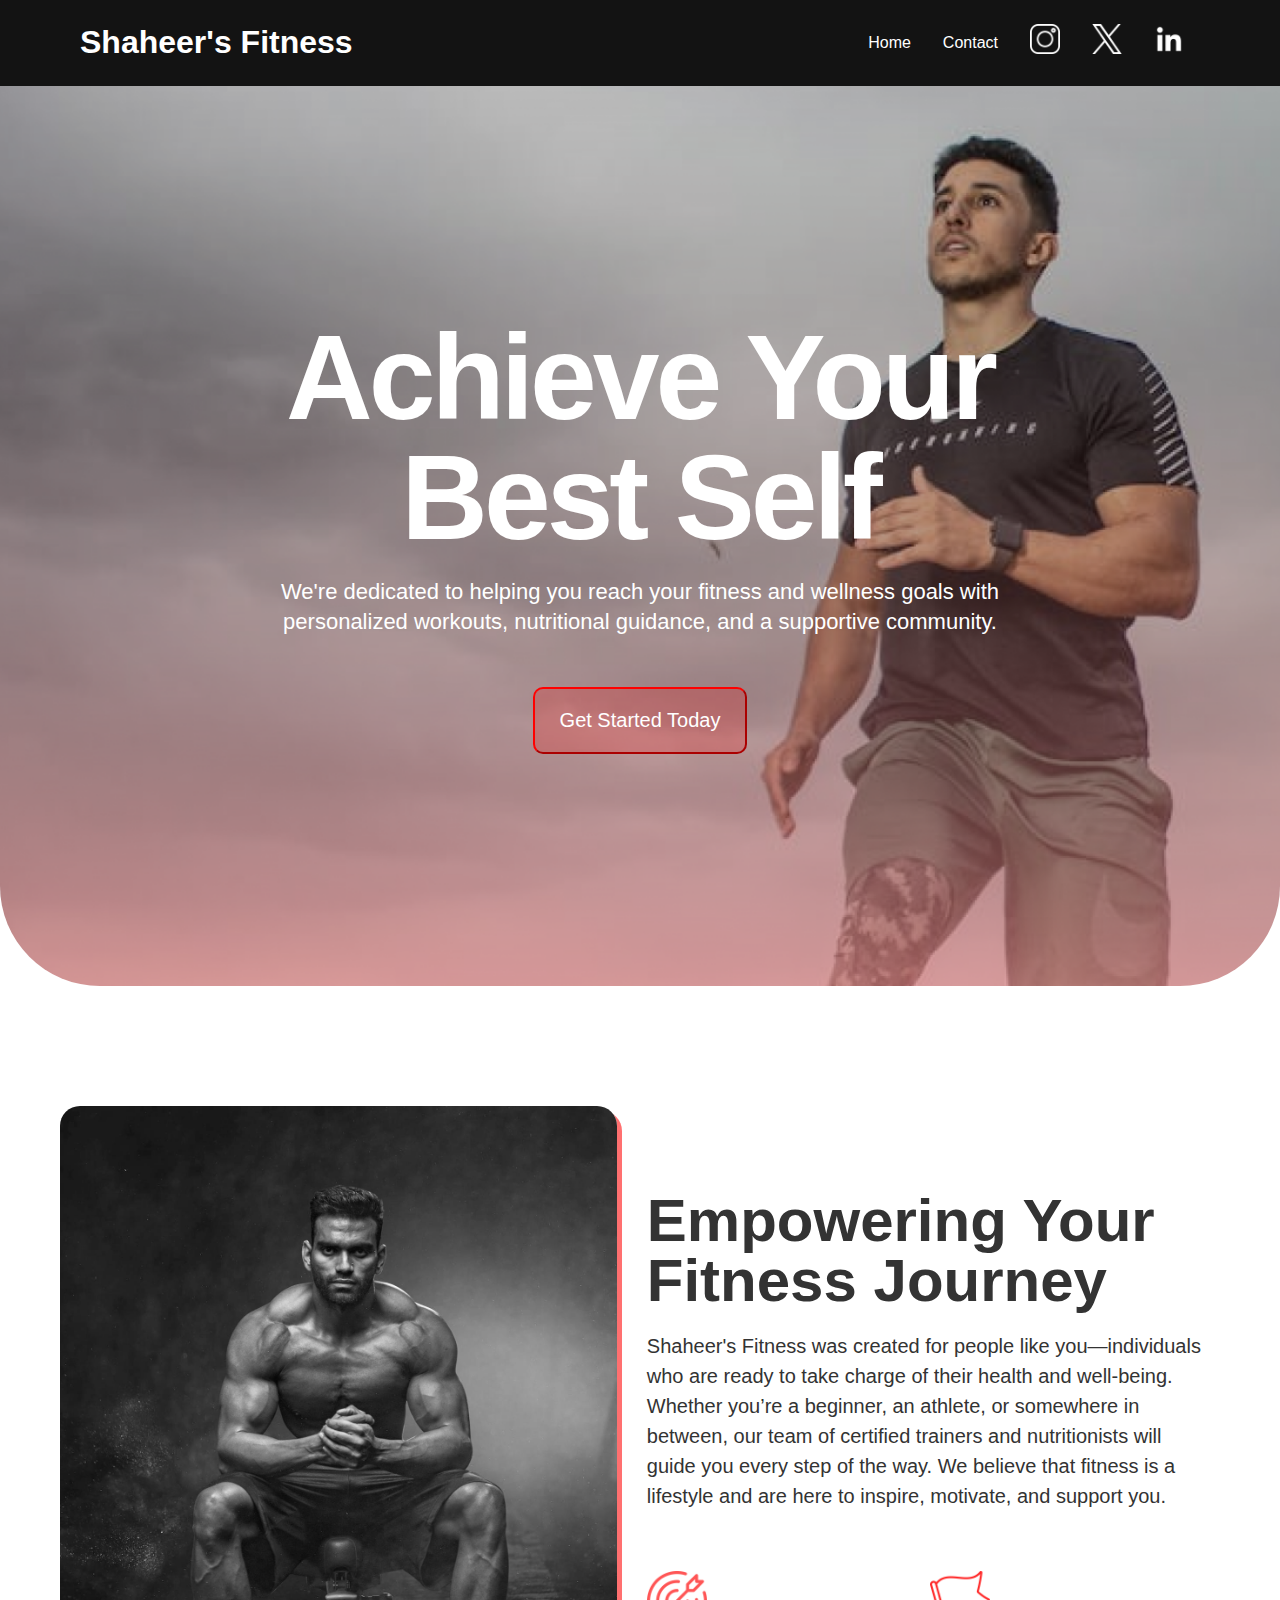
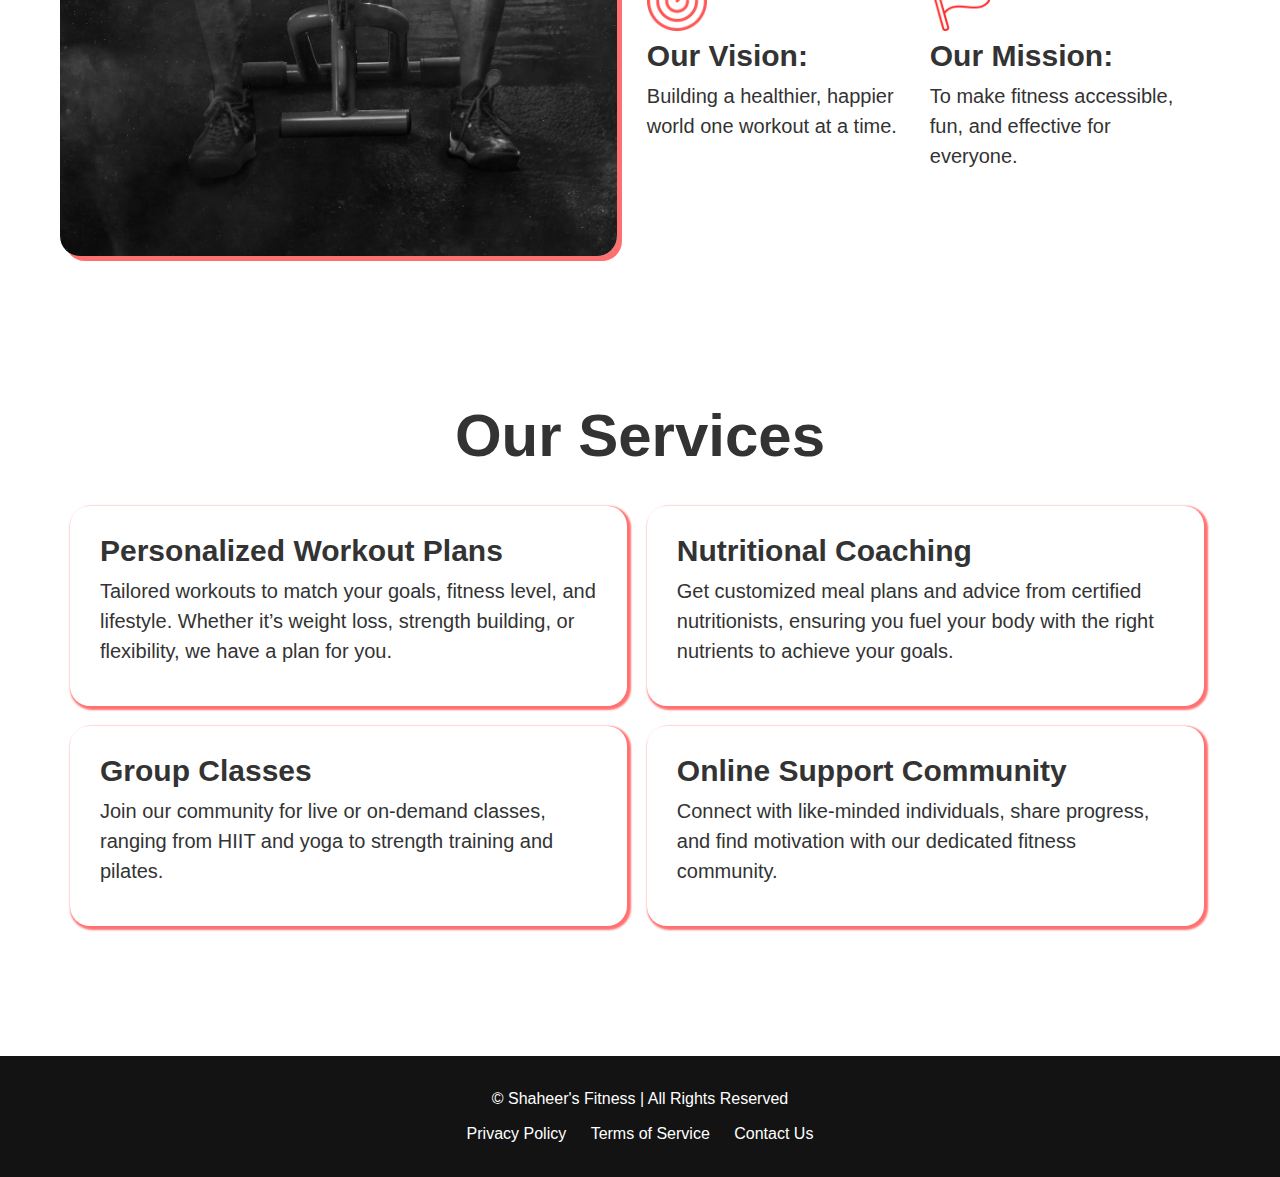
<file: index.html>
<!DOCTYPE html>
<html lang="en">
<head>
    <meta charset="UTF-8">
    <meta name="viewport" content="width=device-width, initial-scale=1.0">
    <link rel="stylesheet" href="style.css">
    <title>Fitness & Wellness</title>
</head>
<body>
<div class="header-wrapper">
<div class="container">
    <header>
        <h1>Shaheer's Fitness</h1>
        <nav>
            <ul>
                <li><a href="index.html">Home</a></li>
                <li><a href="contact.html">Contact</a></li>
                <li><a href="#"><img src="instagram (1).png" alt="Instagram" class="header-icon"></a></li>
                <li><a href="#"><img src="twitter (2).png" alt="Twitter" class="header-icon"></a></li>
                <li><a href="#"><img src="linkedin (1).png" alt="linkedin" class="header-icon" ></a></li>
            </ul>
        </nav>
    </header>
</div>
</div>

    <section class="hero-section" style="background-image: url(hero-section.png);">
        <div class="container">
            <div class="short">
                <h2 class="main-headline">Achieve Your Best Self</h2>
                <p class="main-para">We're dedicated to helping you reach your fitness and wellness goals with personalized workouts, nutritional guidance, and a supportive community.</p>
            </div>
            <button class="button">Get Started Today</button>
        </div>
    </section>

    <div class="padding"></div>

    <section class="about">
        <div class="container">
            <div class="content-wrapper">
                <div class="left-side">
                    <img class="about-img" src="pexels-anush-1431283.jpg" alt="About me picture">
                </div>
                <div class="right-side">
                    <h2 class="sec-headline">Empowering Your Fitness Journey</h2>
                    <p class="sec-para">Shaheer's Fitness was created for people like you—individuals who are ready to take charge of their health and well-being. Whether you’re a beginner, an athlete, or somewhere in between, our team of certified trainers and nutritionists will guide you every step of the way. We believe that fitness is a lifestyle and are here to inspire, motivate, and support you.</p>
                    <div class="vision-box">
                        <div class="box1">
                            <img src="mission.png" alt="Our Mission" class="icon">
                            <h3 class="tertiary-headline">Our Vision:</h3>
                            <p class="sec-para">Building a healthier, happier world one workout at a time.</p>
                        </div>
                        <div class="box1">
                            <img src="finish (1).png" alt="Our Vision" class="icon">
                            <h3 class="tertiary-headline">Our Mission:</h3>
                            <p class="sec-para">To make fitness accessible, fun, and effective for everyone.</p>
                        </div>
                    </div>
                </div>
            </div>
        </div>
    </section>

    <div class="padding"></div>

    <section class="services">
        <div class="container">
            <h2 class="sec-headline">Our Services</h2>
            <div class="content-wrapper">

            <div class="services">

                <div class="single-service">
                    <h3 class="tertiary-headline">Personalized Workout Plans</h3>
                    <p class="sec-para">Tailored workouts to match your goals, fitness level, and lifestyle. Whether it’s weight loss, strength building, or flexibility, we have a plan for you.</p>
                </div>

                <div class="single-service">
                    <h3 class="tertiary-headline">Nutritional Coaching</h3>
                    <p class="sec-para">Get customized meal plans and advice from certified nutritionists, ensuring you fuel your body with the right nutrients to achieve your goals.</p>
                </div>

                <div class="single-service">
                    <h3 class="tertiary-headline">Group Classes</h3>
                    <p class="sec-para">Join our community for live or on-demand classes, ranging from HIIT and yoga to strength training and pilates.</p>
                </div>

                <div class="single-service">
                    <h3 class="tertiary-headline">Online Support Community</h3>
                    <p class="sec-para">Connect with like-minded individuals, share progress, and find motivation with our dedicated fitness community.</p>
                </div>

            </div>

            </div>
        </div>
    </section>

    <div class="padding"></div>

    <footer>
        <div>
            <p>&copy; Shaheer's Fitness | All Rights Reserved</p>
        </div>
        <div class="footer-links" style="padding-top: 10px;">
            <a href="#privacy">Privacy Policy</a>
            <a href="#terms">Terms of Service</a>
            <a href="#contact">Contact Us</a>
        </div>
    </footer>


</body>
</html>
</file>
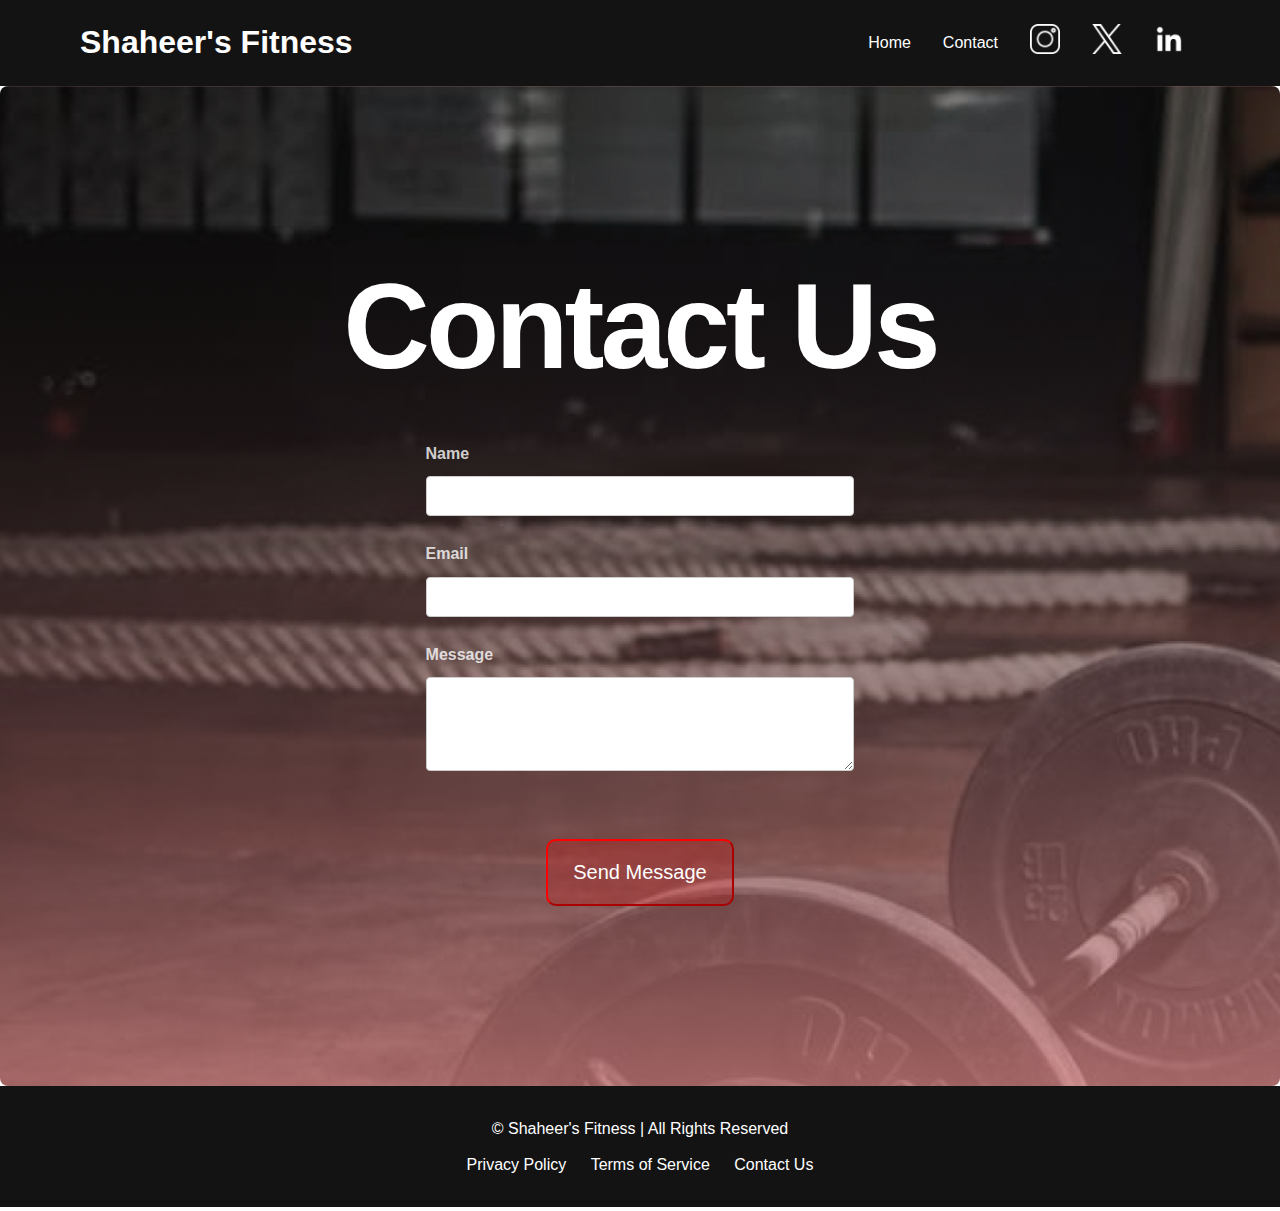
<file: contact.html>
<!DOCTYPE html>
<html lang="en">
<head>
    <meta charset="UTF-8">
    <meta name="viewport" content="width=device-width, initial-scale=1.0">
    <title>Contact Form</title>
    <link rel="stylesheet" href="style.css">
</head>
<body>

<div class="header-wrapper">
    <div class="container">
        <header>
            <h1>Shaheer's Fitness</h1>
            <nav>
                <ul>
                        <li><a href="index.html">Home</a></li>
                        <li><a href="contact.html">Contact</a></li>
                        <li><a href="#"><img src="instagram (1).png" alt="Instagram" class="header-icon"></a></li>
                        <li><a href="#"><img src="twitter (2).png" alt="Twitter" class="header-icon"></a></li>
                        <li><a href="#"><img src="linkedin (1).png" alt="linkedin" class="header-icon" ></a></li>
                </ul>
            </nav>
        </header>
    </div>
</div>

<div class="form-container" style="background-image: url(Contact-img.png);">
    <div class="padding"></div>

    <h2 class="main-headline">Contact Us</h2>

    <form action="#" method="post">
        <label for="name">Name</label>
        <input type="text" id="name" name="name" required>

        <label for="email">Email</label>
        <input type="email" id="email" name="email" required>

        <label for="message">Message</label>
        <textarea id="message" name="message" rows="4" required></textarea>

        <button type="submit" class="button">Send Message</button>
    </form>
    <div class="padding"></div>
</div>

<footer>
    <div>
        <p>&copy; Shaheer's Fitness | All Rights Reserved</p>
    </div>
    <div class="footer-links" style="padding-top: 10px;">
        <a href="#privacy">Privacy Policy</a>
        <a href="#terms">Terms of Service</a>
        <a href="#contact">Contact Us</a>
    </div>
</footer>

</body>
</html>
</file>
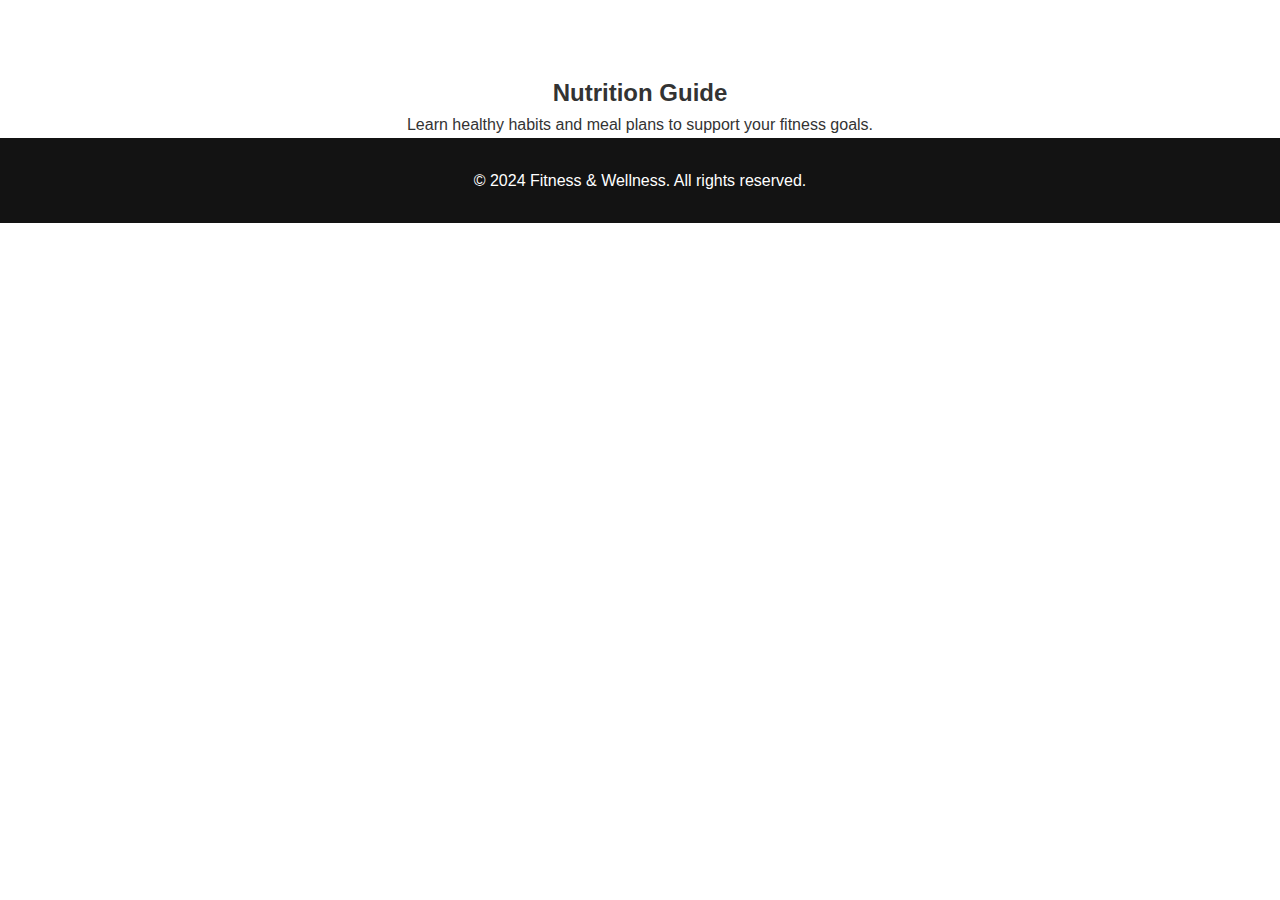
<file: nutrition.html>
<!DOCTYPE html>
<html lang="en">
<head>
    <meta charset="UTF-8">
    <meta name="viewport" content="width=device-width, initial-scale=1.0">
    <link rel="stylesheet" href="style.css">
    <title>Nutrition Guide</title>
</head>
<body>
    <header>
        <h1>Fitness & Wellness</h1>
        <nav>
            <ul>
                <li><a href="index.html">Home</a></li>
                <li><a href="workouts.html">Workouts</a></li>
                <li><a href="nutrition.html">Nutrition Guide</a></li>
                <li><a href="photos.html">Gallery</a></li>
                <li><a href="contact.html">Contact</a></li>
            </ul>
        </nav>
    </header>

    <section class="container">
        <h2 class="section-title">Nutrition Guide</h2>
        <p>Learn healthy habits and meal plans to support your fitness goals.</p>
    </section>

    <footer>
        <p>&copy; 2024 Fitness & Wellness. All rights reserved.</p>
    </footer>
</body>
</html>
</file>
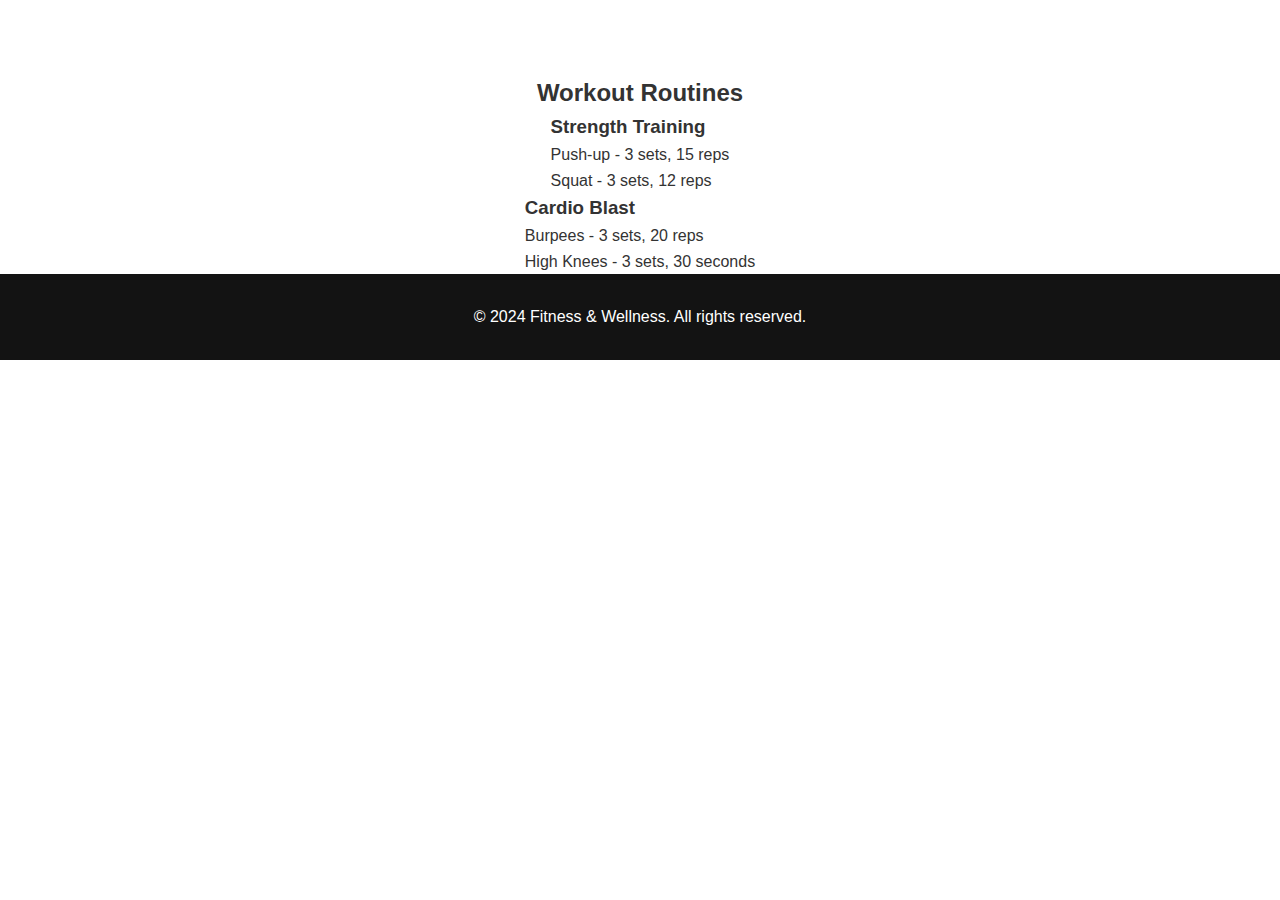
<file: workouts.html>
<!DOCTYPE html>
<html lang="en">
<head>
    <meta charset="UTF-8">
    <meta name="viewport" content="width=device-width, initial-scale=1.0">
    <link rel="stylesheet" href="style.css">
    <title>Workout Routines</title>
</head>
<body>
    <header>
        <h1>Fitness & Wellness</h1>
        <nav>
            <ul>
                <li><a href="index.html">Home</a></li>
                <li><a href="workouts.html">Workouts</a></li>
                <li><a href="nutrition.html">Nutrition Guide</a></li>
                <li><a href="photos.html">Gallery</a></li>
                <li><a href="contact.html">Contact</a></li>
            </ul>
        </nav>
    </header>

    <section class="container">
        <h2 class="section-title">Workout Routines</h2>
        <div class="card">
            <h3>Strength Training</h3>
            <p>Push-up - 3 sets, 15 reps</p>
            <p>Squat - 3 sets, 12 reps</p>
        </div>
        <div class="card">
            <h3>Cardio Blast</h3>
            <p>Burpees - 3 sets, 20 reps</p>
            <p>High Knees - 3 sets, 30 seconds</p>
        </div>
    </section>

    <footer>
        <p>&copy; 2024 Fitness & Wellness. All rights reserved.</p>
    </footer>
</body>
</html>
</file>
<file: style.css>
* {
    margin: 0;
    padding: 0;
    box-sizing: border-box;
}

body {
    font-family: Arial, Helvetica, sans-serif;
    color: #333;
    line-height: 1.6;
    /* padding-left: 20px;
    padding-right: 20px; */
}

.padding{
    padding-top: 120px;
}

.container{
    max-width: 1200px;
    display: flex;
    flex-direction: column;
    /* direction: horizontal; */
    align-items: center;
    margin-left: auto;
    margin-right: auto;
    padding-left: 20px;
    padding-right: 20px;
}

.header-wrapper{
    width: 100%;
    background-color: rgba(0, 0, 0, 0.925);
}

header{
    color: #fff;
    /* background-color: rgba(0, 0, 0, 0.925); */
    width: 100%;
    padding-left: 20px;
    padding-right: 20px;
    padding-top: 10px;
    padding-bottom: 10px;
    display: flex;
    flex-direction: row;
    justify-content: space-between;
    align-items: center;
}
.header-icon{
    width: 30px;
    height: 30px;
    /* margin-left: 5px;
    margin-right: 5px; */
}



ul {
    list-style-type: none;
    margin: 0;
    padding: 0;
    overflow: hidden;
    display: flex;
    justify-content: center;
    align-items: center;
    /* background-color: #333; */
}

li {
    float: left;
}

li a {
    display: block;
    color: white;
    text-align: center;
    padding: 14px 16px;
    text-decoration: none;
}

li a:hover {
    background-color: #202020;
}

.hero-section{
    background-image: url(hero-section.png);
    background-repeat: no-repeat;
    background-position: center;
    background-size: cover;
    min-height: 100vh;
    align-items: center;
    align-content: center;
    border-radius: 0px 0px 100px 100px;
    
}

.content-wrapper{
    width: 100%;
    display: flex;
    flex-direction: row;
    flex-wrap: wrap;
    gap: 30px;
}

.vision-box{
    width: 100%;
    display: flex;
    flex-direction: row;
    gap: 20px;
    margin-top: 40px;
}

.left-side{
    width: 48%;
}

.box1{
    display: flex;
    flex-direction: column;
    gap: 10px;
}

.right-side{
    display: flex;
    flex-direction: column;
    width: 48%;
    align-self: center;
    gap: 20px;
    /* padding-left: 20px; */
}

.about-img{
    width: 100%;
    height: 100%;
    border-radius: 20px;
    box-shadow: 5px 5px rgba(255, 0, 0, 0.56);
}

.short{
    display: flex;
    flex-direction: column;
    max-width: 70%;
    gap: 20px;
}

.services{
    width: 100%;
    display: flex;
    flex-direction: row;
    flex-wrap: wrap;
    align-items: center;
    padding-top: 30px;
}

.single-service{
    width: 48%;
    height: 200px;
    display: flex;
    flex-direction: column;
    gap: 10px;
    padding: 30px;
    border-width: medium;
    border-color: rgb(0, 0, 0);
    border-radius: 20px;
    box-shadow: 2px 2px 2px 2px rgba(255, 0, 0, 0.56);
    margin: 10px;
}

.main-headline{
    font-size: 120px;
    line-height: 100%;
    font-weight: bolder;
    text-align: center;
    color: white;
    letter-spacing: -4px;
}

.sec-headline{
    font-size: 60px;
    line-height: 100%;
    font-weight: bolder;
    text-align: left;
}

.tertiary-headline{
    font-size: 30px;
    line-height: 100%;
    font-weight: bolder;
    text-align: left;
}

.main-para{
    font-size: 22px;
    line-height: 30px;
    font-weight: 200;
    text-align: center;
    color: white;
}

.sec-para{
    font-size: 20px;
    line-height: 30px;
    font-weight: 200;
    text-align: left;
}

.button{
    padding: 20px 25px 20px 25px;
    font-size: 20px;
    background-color: rgba(255, 0, 0, 0.195);
    color: white;
    border-color: red;
    border-radius: 10px;
    margin-top: 50px;
}

.icon{
    width: 60px;
    height: 60px;
}

footer {
    background: rgba(0, 0, 0, 0.925);
    color: #fff;
    text-align: center;
    padding: 1em 0;
}

footer {
    /* background-color: #000000; */
    color: #fff;
    text-align: center;
    padding: 30px;
    /* position: fixed; */
    width: 100%;
}

.footer-links a {
    color: #fff;
    margin: 0 10px;
    text-decoration: none;
}

.footer-links a:hover {
    text-decoration: underline;
}

.form-container {
    background-image: url(Contact-img.png);
    background-position: center;
    background-size: cover;
    display: flex;
    flex-direction: column;
    gap: 40px;
    justify-content: center;
    align-items: center;
    width: 100%;
    background-color: #ffffff;
    padding: 20px 40px;
    border-radius: 8px;
    width: 100%;
    text-align: center;
}

label {
    display: block;
    margin-top: 15px;
    margin-bottom: 5px;
    color: #ffffffcc;
    font-weight: bold;
    text-align: left;
}

input, textarea {
    width: 100%;
    padding: 10px;
    margin: 5px 0 10px;
    border: 1px solid #ccc;
    border-radius: 4px;
    font-size: 16px;
    box-sizing: border-box;
    resize: vertical;
}
</file>
